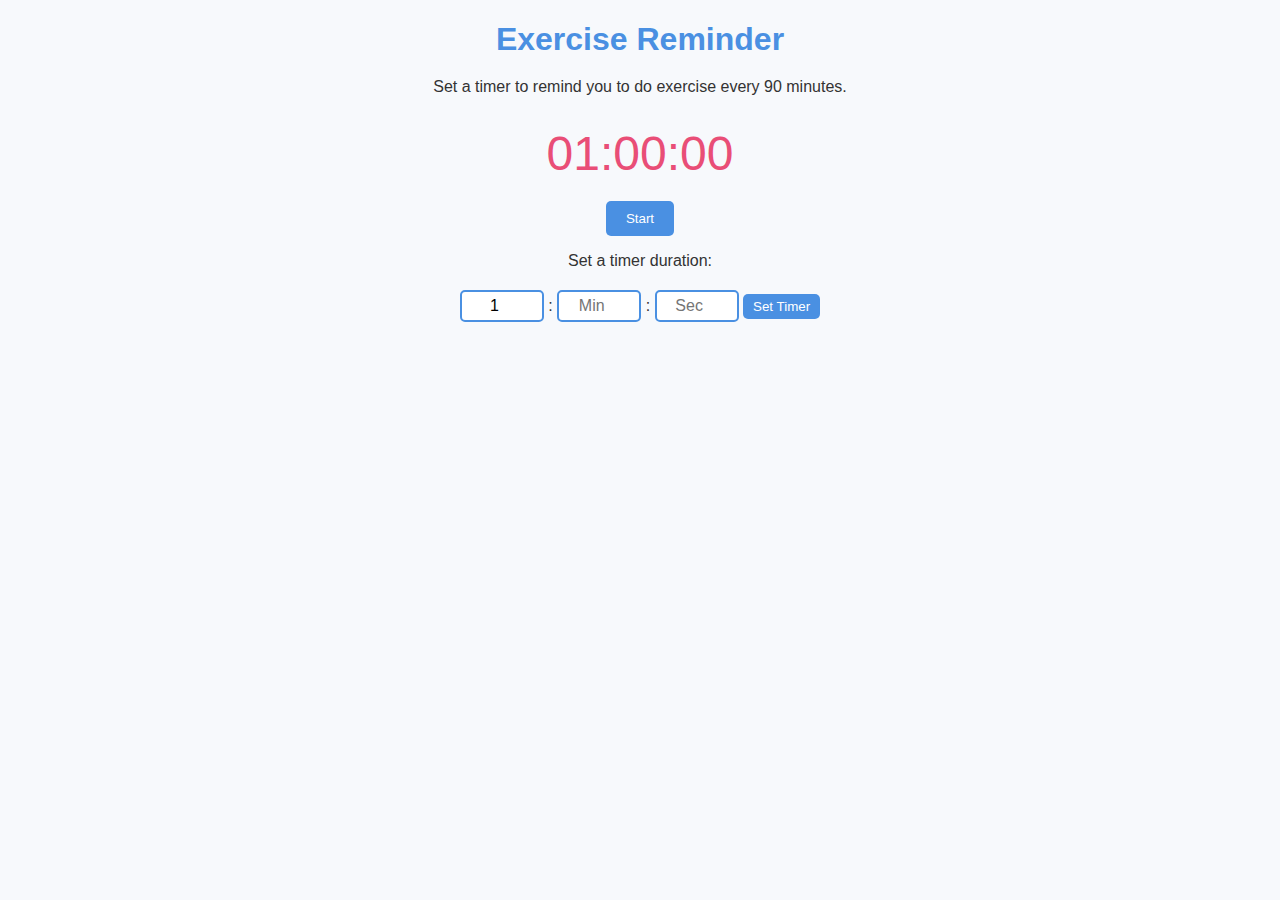
<file: index.html>
<!DOCTYPE html>
<html lang="en">

<head>
  <meta charset="UTF-8">
  <meta name="viewport" content="width=device-width, initial-scale=1.0">
  <title>Exercise Reminder</title>
  <link rel="stylesheet" href="styles.css">
  <link rel="icon" href="timer.png" type="image/png">
</head>

<body>
  <h1>Exercise Reminder</h1>
  <p>Set a timer to remind you to do exercise every 90 minutes.</p>
  <div id="timer">01:30:00</div>
  <div id="message"></div>

  <!-- Button container for "Stop/Play" and "Restart" buttons -->
  <div class="button-container">
    <button id="stopPlayButton">Stop/Play</button>
    <button id="restartButton" style="display: none;">Restart</button>
  </div>

  <p id="durationLabel">Set a timer duration:</p>
  <div id="inputContainer" class="input-container">
    <input type="number" id="hoursInput" placeholder="Hour" min="0" max="24" value="1">
    <span>:</span>
    <input type="number" id="minutesInput" placeholder="Min" min="0" max="59">
    <span>:</span>
    <input type="number" id="secondsInput" placeholder="Sec" min="0" max="59">
    <button id="setTimerButton">Set Timer</button>
  </div>

  <audio id="audioPlayer" src="timer.mp3"></audio>

  <script src="timer.js"></script>
</body>

</html>
</file>
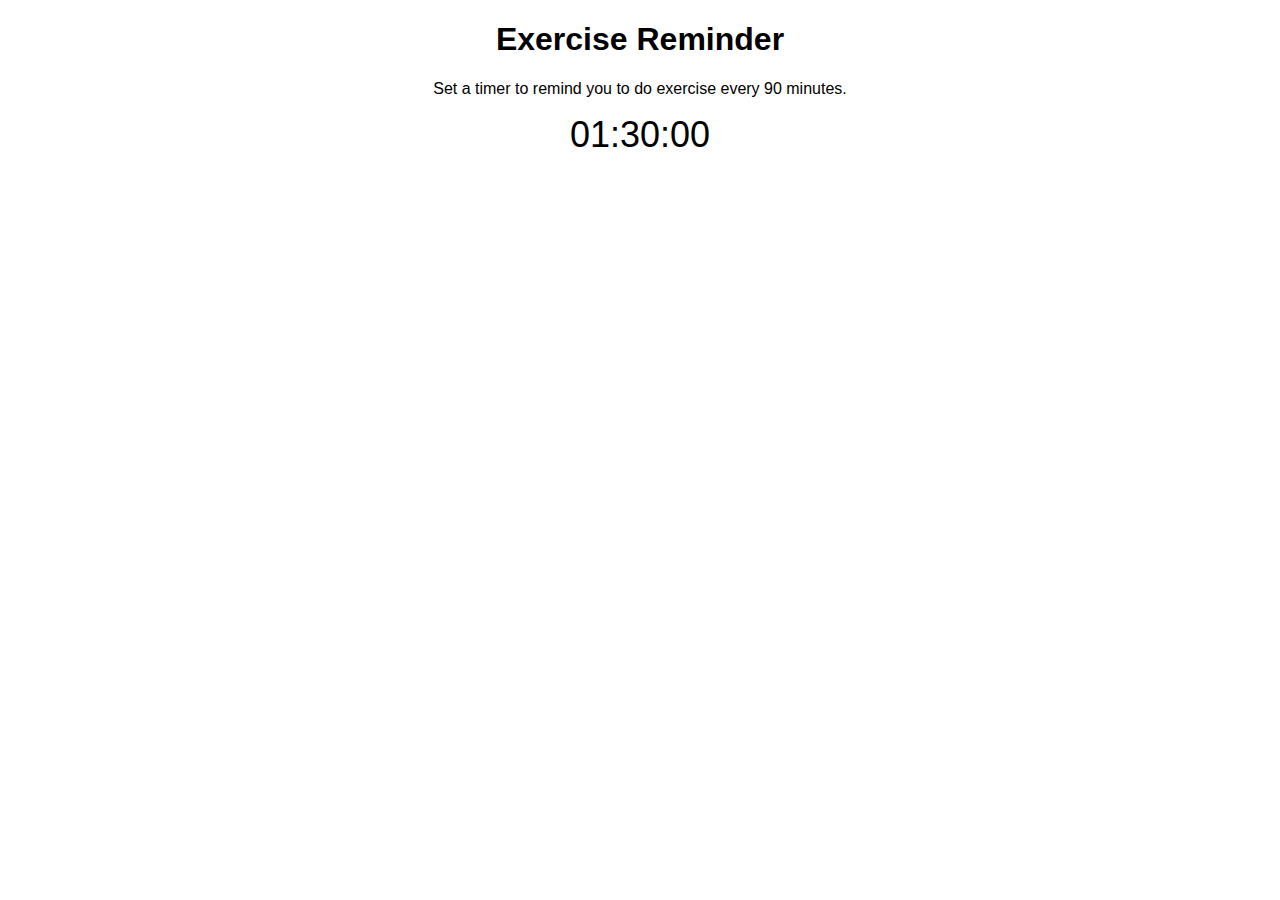
<file: timer.html>
<!DOCTYPE html>
<html lang="en">

<head>
  <meta charset="UTF-8">
  <meta name="viewport" content="width=device-width, initial-scale=1.0">
  <title>Exercise Reminder</title>
  <style>
    body {
      font-family: Arial, sans-serif;
      text-align: center;
    }

    #timer {
      font-size: 36px;
    }

    #message {
      font-size: 18px;
      margin-top: 20px;
    }
  </style>
  <link rel="icon" href="timer.png" type="image/png">
</head>

<body>
  <h1>Exercise Reminder</h1>
  <p>Set a timer to remind you to do exercise every 90 minutes.</p>
  <div id="timer">01:30:00</div>
  <div id="message"></div>

  <script src="timer.js"></script>
</body>

</html>
</file>
<file: styles.css>
body {
    font-family: Arial, sans-serif;
    text-align: center;
    background-color: #f7f9fc;
    /* Light background color */
    color: #333;
    /* Dark text color */
}

h1 {
    color: #4a90e2;
    /* Blue color for the title */
    margin-bottom: 20px;
    /* Add some space below the title */
}

#timer {
    font-size: 48px;
    /* Increase font size for emphasis */
    color: #e94e77;
    /* Pinkish color for the timer */
    margin-top: 30px;
    /* Add some space above the timer */
}

#message {
    font-size: 24px;
    /* Increase font size for emphasis */
    color: #e94e77;
    /* Pinkish color for the message */
    margin-top: 20px;
}

button {
    background-color: #4a90e2;
    /* Blue background color for buttons */
    color: #fff;
    /* White text color for buttons */
    border: none;
    padding: 10px 20px;
    /* Padding around the button text */
    border-radius: 5px;
    /* Rounded corners */
    cursor: pointer;
    /* Hand cursor on hover */
    transition: background-color 0.3s;
    /* Smooth transition for hover effect */
}

.button-container {
    display: flex;
    justify-content: center;
    gap: 20px;
    /* This will add space between the buttons */
    margin-top: 20px;
    /* Optional: Add some top margin for spacing */
}

.button-container button {
    margin: 0;
    /* Remove default margins */
    padding: 10px 20px;
    /* Adjust padding as needed */
    display: inline-block;
    /* Make the buttons inline */
}

button:hover {
    background-color: #357ab7;
    /* Darker blue on hover */
}

button:active {
    transform: scale(0.95);
    /* Slightly scale down the button when clicked */
}

/* Container for the inputs to center them */
input-container {
    display: flex;
    justify-content: center;
    align-items: center;
    gap: 10px;
    /* Space between the inputs */
    margin-top: 20px;
    /* Space above the input line */
}

/* Common styles for both inputs */
#minutesInput,
#secondsInput {
    width: 100px;
    /* Fixed width for both inputs */
    padding: 5px 10px;
    font-size: 16px;
    border: 2px solid #4a90e2;
    /* Blue border */
    border-radius: 5px;
    /* Rounded corners */
    text-align: center;
    /* Center the numbers */
    outline: none;
    /* Remove the default focus outline */
}

/* Enhance the appearance on focus */
#minutesInput:focus,
#secondsInput:focus {
    border-color: #e94e77;
    /* Pinkish color for focus */
    box-shadow: 0 0 5px rgba(233, 78, 119, 0.5);
    /* Soft glow on focus */
}

/* Container for the inputs to center them */
.input-container {
    display: flex;
    justify-content: center;
    align-items: center;
    gap: 30px;
    /* Space between the inputs */
    margin-top: 20px;
    /* Space above the input line */
}

.input-container button,
.input-container input {
    margin: 0;
    padding: 5px 10px;
    /* Adjust as needed */
}

/* Common styles for both inputs */
#hoursInput,
#minutesInput,
#secondsInput {
    width: 60px;
    /* Fixed width for both inputs */
    padding: 5px 10px;
    font-size: 16px;
    border: 2px solid #4a90e2;
    /* Blue border */
    border-radius: 5px;
    /* Rounded corners */
    text-align: center;
    /* Center the numbers */
    outline: none;
    /* Remove the default focus outline */
}

/* Enhance the appearance on focus */
#hoursInput:focus,
#minutesInput:focus,
#secondsInput:focus {
    border-color: #e94e77;
    /* Pinkish color for focus */
    box-shadow: 0 0 5px rgba(233, 78, 119, 0.5);
    /* Soft glow on focus */
}

#setTimerButton {
    margin-left: 0px;
    /* Adjust the value as needed */
}
</file>
